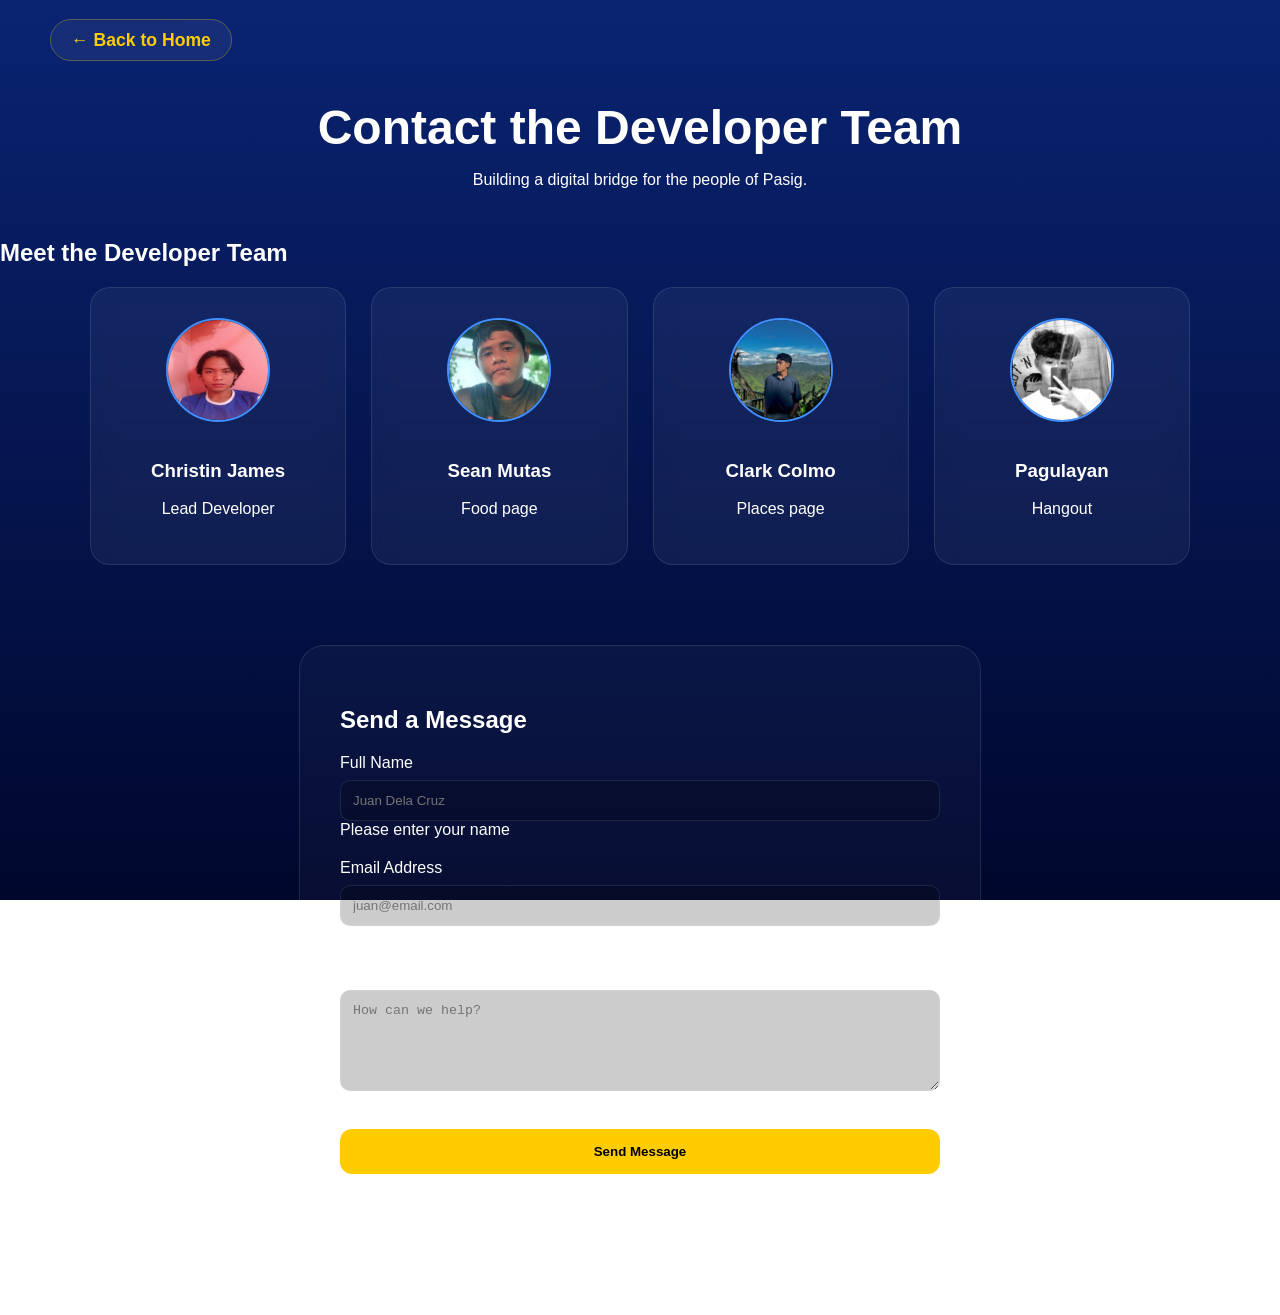
<file: Contact.html>
<!DOCTYPE html>
<html lang="en">
<head>
    <meta charset="UTF-8">
    <meta name="viewport" content="width=device-width, initial-scale=1.0">
    <title>Pasig City | Contact Developers</title>
    <link rel="stylesheet" href="Contact.css">
</head>
<body>

    <div class="back-container">
        <a href="index.html" class="back-btn">← Back to Home</a>
    </div>

    <header class="contact-hero">
        <h1>Contact the Developer Team</h1>
        <p>Building a digital bridge for the people of Pasig.</p>
    </header>

    <main class="content-container">
        <section class="team-section">
            <h2 class="section-title">Meet the Developer Team</h2>
            <div class="team-grid" id="teamGrid">
                </div>
        </section>

        <section class="form-section">
            <div class="glass-form-card" id="formContainer">
                <h2>Send a Message</h2>
                <form id="contactForm" novalidate>
                    <div class="input-group">
                        <label for="userName">Full Name</label>
                        <input type="text" id="userName" placeholder="Juan Dela Cruz" required>
                        <span class="error-msg">Please enter your name</span>
                    </div>
                    <div class="input-group">
                        <label for="userEmail">Email Address</label>
                        <input type="email" id="userEmail" placeholder="juan@email.com" required>
                        <span class="error-msg">Valid email required</span>
                    </div>
                    <div class="input-group">
                        <label for="userMessage">Message</label>
                        <textarea id="userMessage" rows="5" placeholder="How can we help?" required></textarea>
                        <span class="error-msg">Message cannot be empty</span>
                    </div>
                    <button type="submit" class="submit-btn" id="submitBtn">
                        <span class="btn-text">Send Message</span>
                        <div class="loader" id="loader"></div>
                    </button>
                </form>
            </div>
        </section>
    </main>

    <script src="Contact.js"></script>
</body>
</html>
</file>
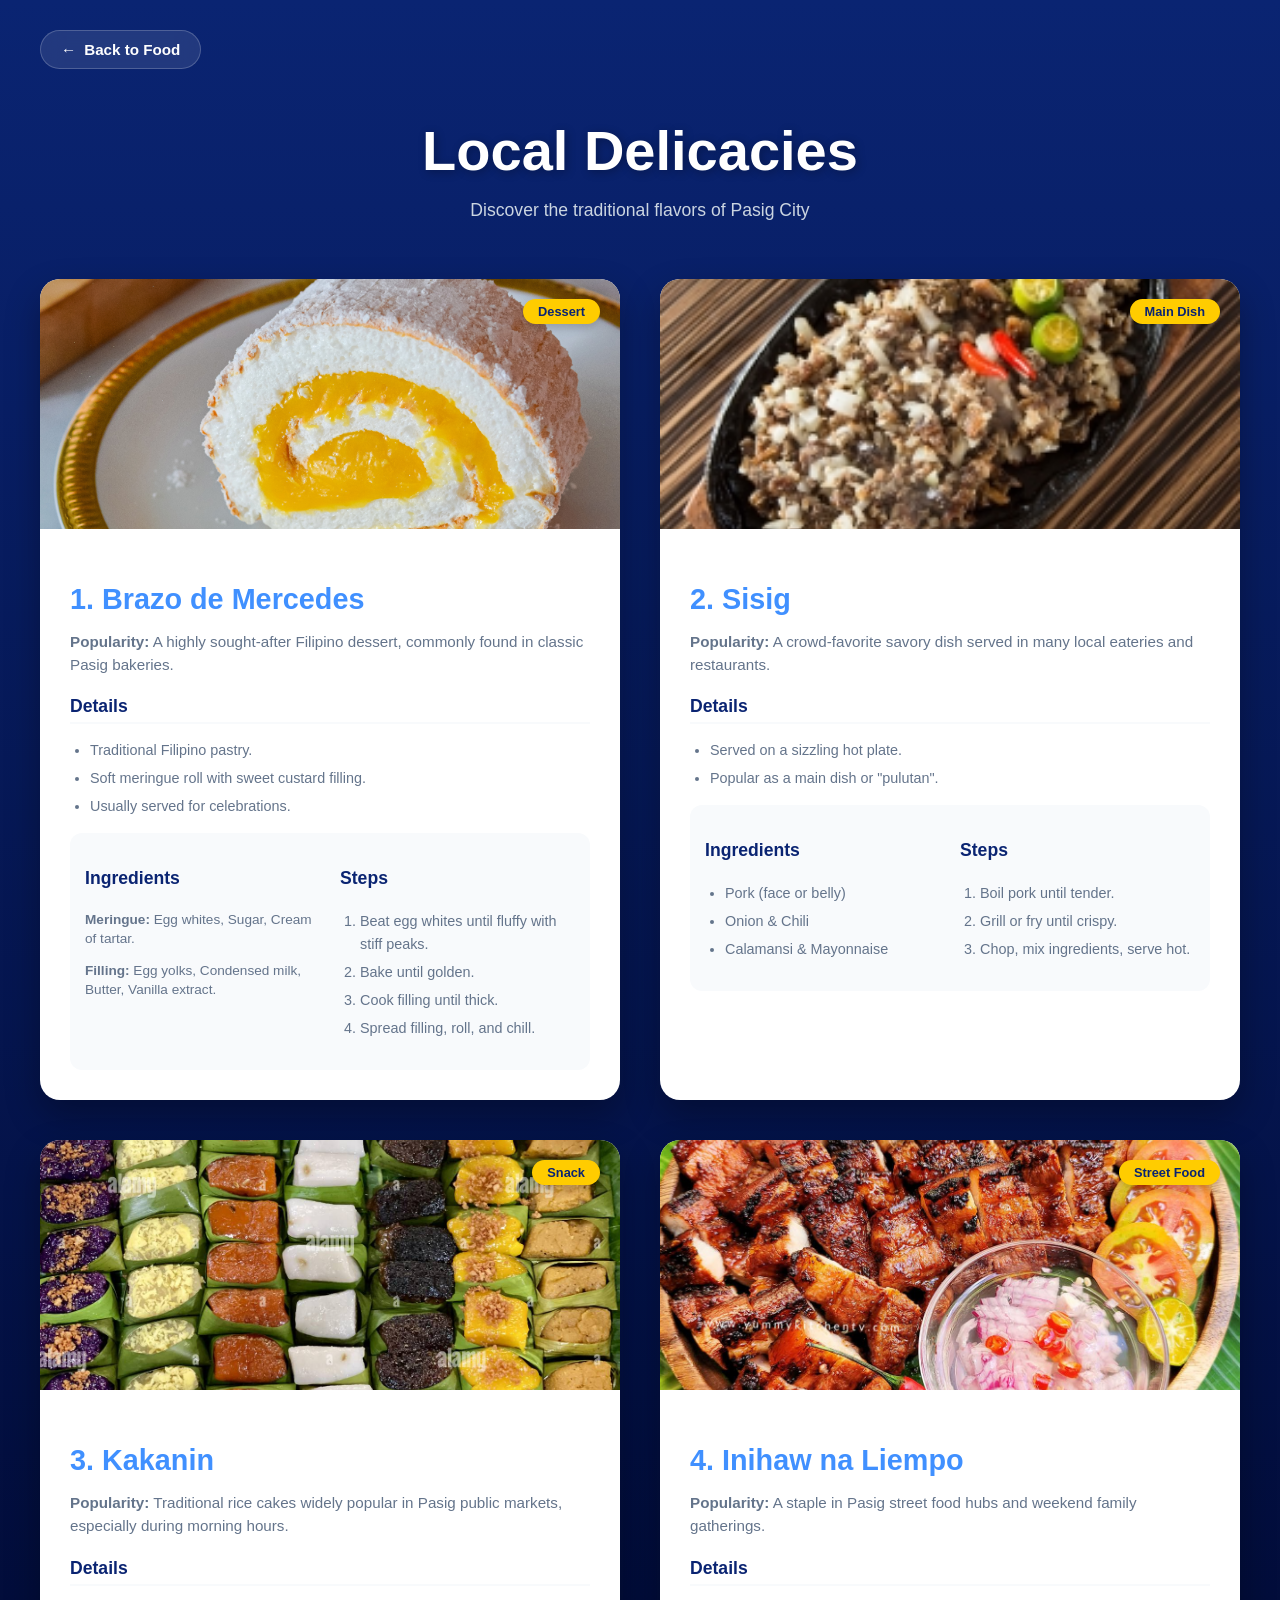
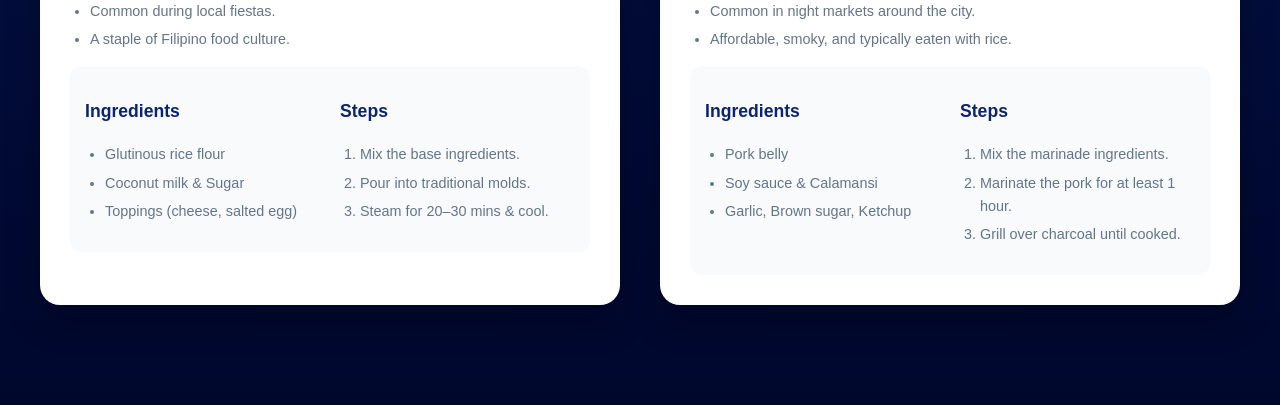
<file: food_content.html>
<!DOCTYPE html>
<html lang="en">
<head>
    <meta charset="UTF-8">
    <meta name="viewport" content="width=device-width, initial-scale=1.0">
    <title>Pasig Delicacies</title>
    <link rel="stylesheet" href="food_content.css">
</head>
<body>

    <a href="main_food_page.html" class="back-btn">
        <span class="arrow">&larr;</span> Back to Food
    </a>

    <header class="page-header">
        <h1 class="title">Local Delicacies</h1>
        <p class="subtitle">Discover the traditional flavors of Pasig City</p>
    </header>

    <section class="content-wrapper">
        <div class="grid">

            <div class="food-card">
                <div class="food-img-wrapper">
                    <img src="brazo.jpg" alt="Brazo de Mercedes">
                    <span class="food-badge">Dessert</span>
                </div>
                
                <div class="food-info">
                    <h2>1. Brazo de Mercedes</h2>
                    <p class="rating"><strong>Popularity:</strong> A highly sought-after Filipino dessert, commonly found in classic Pasig bakeries.</p>
                    
                    <h3>Details</h3>
                    <ul>
                        <li>Traditional Filipino pastry.</li>
                        <li>Soft meringue roll with sweet custard filling.</li>
                        <li>Usually served for celebrations.</li>
                    </ul>

                    <div class="recipe-grid">
                        <div class="ingredients">
                            <h3>Ingredients</h3>
                            <p><strong>Meringue:</strong> Egg whites, Sugar, Cream of tartar.</p>
                            <p><strong>Filling:</strong> Egg yolks, Condensed milk, Butter, Vanilla extract.</p>
                        </div>
                        <div class="steps">
                            <h3>Steps</h3>
                            <ol>
                                <li>Beat egg whites until fluffy with stiff peaks.</li>
                                <li>Bake until golden.</li>
                                <li>Cook filling until thick.</li>
                                <li>Spread filling, roll, and chill.</li>
                            </ol>
                        </div>
                    </div>
                </div>
            </div>

            <div class="food-card">
                <div class="food-img-wrapper">
                    <img src="Sisig.jpg" alt="Sisig">
                    <span class="food-badge">Main Dish</span>
                </div>
                
                <div class="food-info">
                    <h2>2. Sisig</h2>
                    <p class="rating"><strong>Popularity:</strong> A crowd-favorite savory dish served in many local eateries and restaurants.</p>
                    
                    <h3>Details</h3>
                    <ul>
                        <li>Served on a sizzling hot plate.</li>
                        <li>Popular as a main dish or "pulutan".</li>
                    </ul>

                    <div class="recipe-grid">
                        <div class="ingredients">
                            <h3>Ingredients</h3>
                            <ul>
                                <li>Pork (face or belly)</li>
                                <li>Onion & Chili</li>
                                <li>Calamansi & Mayonnaise</li>
                            </ul>
                        </div>
                        <div class="steps">
                            <h3>Steps</h3>
                            <ol>
                                <li>Boil pork until tender.</li>
                                <li>Grill or fry until crispy.</li>
                                <li>Chop, mix ingredients, serve hot.</li>
                            </ol>
                        </div>
                    </div>
                </div>
            </div>

            <div class="food-card">
                <div class="food-img-wrapper">
                    <img src="kakanin.jpg" alt="Kakanin">
                    <span class="food-badge">Snack</span>
                </div>
                
                <div class="food-info">
                    <h2>3. Kakanin</h2>
                    <p class="rating"><strong>Popularity:</strong> Traditional rice cakes widely popular in Pasig public markets, especially during morning hours.</p>
                    
                    <h3>Details</h3>
                    <ul>
                        <li>Common during local fiestas.</li>
                        <li>A staple of Filipino food culture.</li>
                    </ul>

                    <div class="recipe-grid">
                        <div class="ingredients">
                            <h3>Ingredients</h3>
                            <ul>
                                <li>Glutinous rice flour</li>
                                <li>Coconut milk & Sugar</li>
                                <li>Toppings (cheese, salted egg)</li>
                            </ul>
                        </div>
                        <div class="steps">
                            <h3>Steps</h3>
                            <ol>
                                <li>Mix the base ingredients.</li>
                                <li>Pour into traditional molds.</li>
                                <li>Steam for 20–30 mins & cool.</li>
                            </ol>
                        </div>
                    </div>
                </div>
            </div>

            <div class="food-card">
                <div class="food-img-wrapper">
                    <img src="inihaw.jpg" alt="Inihaw na Liempo">
                    <span class="food-badge">Street Food</span>
                </div>
                
                <div class="food-info">
                    <h2>4. Inihaw na Liempo</h2>
                    <p class="rating"><strong>Popularity:</strong> A staple in Pasig street food hubs and weekend family gatherings.</p>
                    
                    <h3>Details</h3>
                    <ul>
                        <li>Common in night markets around the city.</li>
                        <li>Affordable, smoky, and typically eaten with rice.</li>
                    </ul>

                    <div class="recipe-grid">
                        <div class="ingredients">
                            <h3>Ingredients</h3>
                            <ul>
                                <li>Pork belly</li>
                                <li>Soy sauce & Calamansi</li>
                                <li>Garlic, Brown sugar, Ketchup</li>
                            </ul>
                        </div>
                        <div class="steps">
                            <h3>Steps</h3>
                            <ol>
                                <li>Mix the marinade ingredients.</li>
                                <li>Marinate the pork for at least 1 hour.</li>
                                <li>Grill over charcoal until cooked.</li>
                            </ol>
                        </div>
                    </div>
                </div>
            </div>

        </div>
    </section>

</body>
</html>
</file>
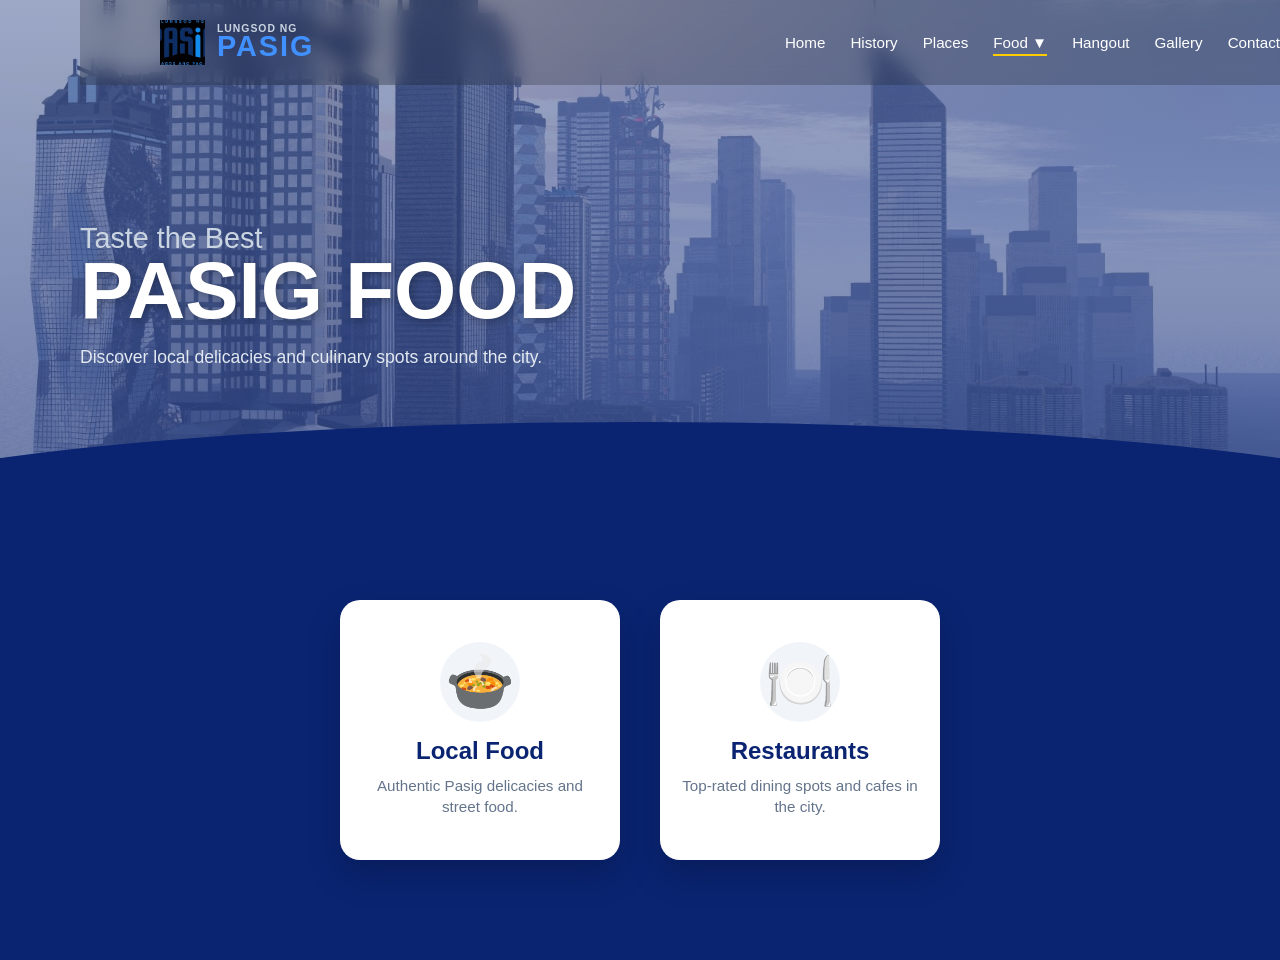
<file: main_food_page.html>
<!DOCTYPE html>
<html lang="en">
<head>
    <meta charset="UTF-8">
    <meta name="viewport" content="width=device-width, initial-scale=1.0">
    <title>Pasig Food</title>
    <link rel="stylesheet" href="food_page.css">
</head>
<body>

    <header class="hero">
        <nav>
            <div class="logo">
                <img src="logo pasig.jpg" alt="Pasig logo">
                <div class="logo-text">
                    <span class="logo-top">LUNGSOD NG</span>
                    <span class="logo-main">PASIG</span>
                </div>
            </div>
            <ul>
                <li><a href="index.html">Home</a></li>
                <li><a href="HistoryPage.html">History</a></li>
                <li><a href="Places.html">Places</a></li>
                
                <li class="dropdown">
                    <a href="#foodSection" class="active dropbtn">Food ▼</a>
                    <div class="dropdown-content">
                        <a href="food_content.html">Local Delicacies</a>
                        <a href="restaurant_content.html">Restaurants</a>
                    </div>
                </li>
                
                <li><a href="hangout.html">Hangout</a></li>
                <li><a href="Gallery.html">Gallery</a></li>
                <li><a href="Contact.html">Contact</a></li>
            </ul>
        </nav>

        <div class="hero-text">
            <h2>Taste the Best</h2>
            <h1>PASIG FOOD</h1>
            <p>Discover local delicacies and culinary spots around the city.</p>
        </div>
        
        <div class="wave-overlay"></div>
    </header>

    <section class="main-content">
        <div class="container">
            <a href="food_content.html" class="card-link">
                <div class="card" id="foodSection">
                    <div class="card-icon">🍲</div>
                    <h2>Local Food</h2>
                    <p>Authentic Pasig delicacies and street food.</p>
                </div>
            </a>

            <a href="restaurant_content.html" class="card-link">
                <div class="card" id="restaurantSection2">
                    <div class="card-icon">🍽️</div>
                    <h2>Restaurants</h2>
                    <p>Top-rated dining spots and cafes in the city.</p>
                </div>
            </a>
        </div>
    </section>

    <script src="food_page.js"></script>
</body>
</html>
</file>
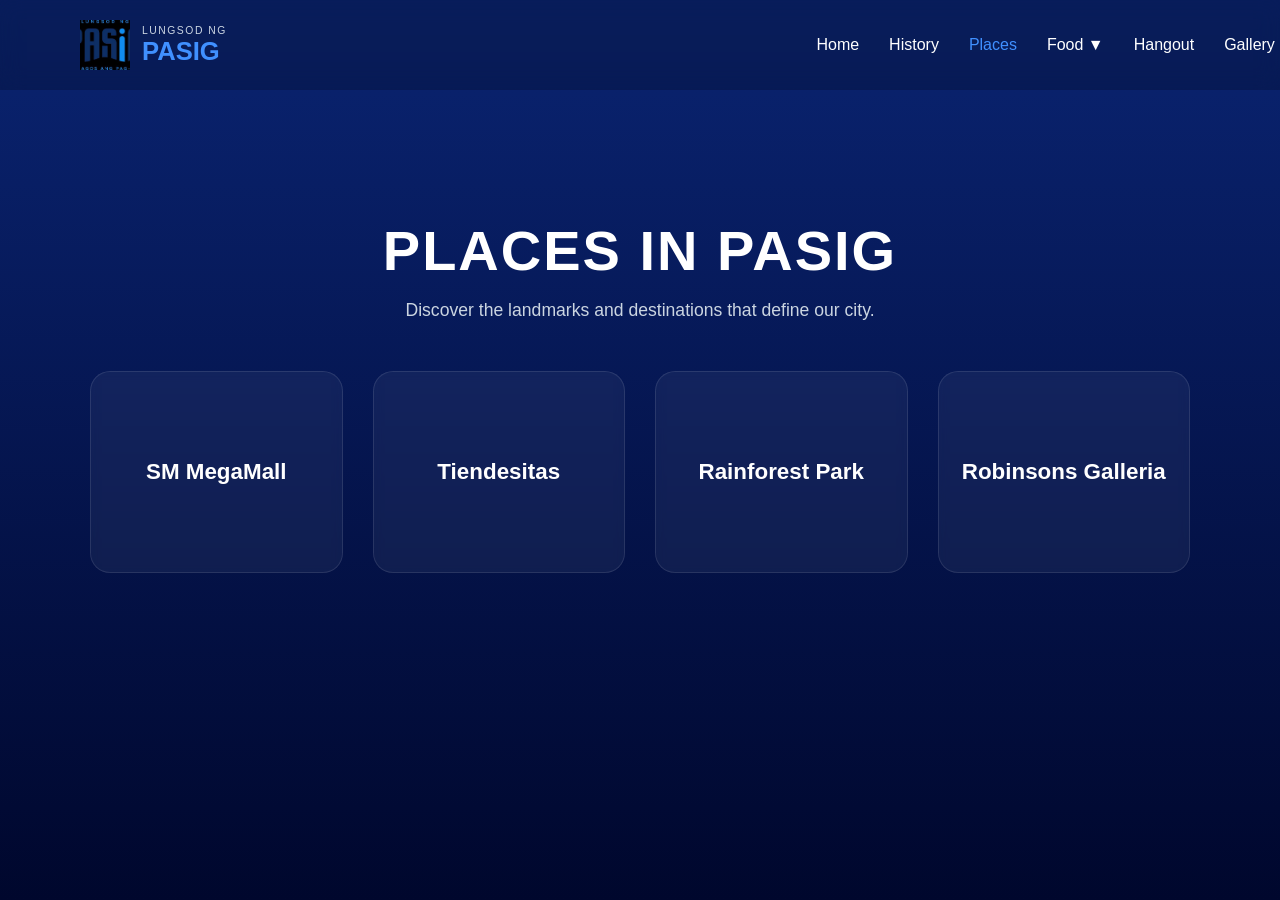
<file: Places.html>
<!DOCTYPE html>
<html lang="en">
<head>
    <meta charset="UTF-8">
    <meta name="viewport" content="width=device-width, initial-scale=1.0">
    <title>Pasig City | Places to Visit</title>
    <link rel="stylesheet" href="Places.css">
</head>
<body>
    
    <nav>
        <div class="logo">
            <img src="logo pasig.jpg" alt="Pasig logo">
            <div class="logo-text">
                <span class="logo-top">LUNGSOD NG</span>
                <span class="logo-main">PASIG</span>
            </div>
        </div>
        <ul>
            <li><a href="index.html">Home</a></li>
            <li><a href="history.html">History</a></li>
            <li><a href="Places.html" class="active">Places</a></li>
            <li class="dropdown">
                <a href="main_food_page.html" class="dropbtn">Food ▼</a>
                <div class="dropdown-content">
                    <a href="food_content.html">Local Delicacies</a>
                    <a href="restaurant_content.html">Restaurants</a>
                </div>
            </li>
            <li><a href="hangout.html">Hangout</a></li>
            <li><a href="Gallery.html">Gallery</a></li>
            <li><a href="Contact.html">Contact</a></li>
        </ul>
    </nav>

    <header class="places-hero">
        <h1>PLACES IN PASIG</h1>
        <p>Discover the landmarks and destinations that define our city.</p>
    </header>

    <div class="container">
        <a href="sm.html" class="place-card">
            <div class="box">SM MegaMall</div>
        </a>
        <a href="Tiendesitas.html" class="place-card">
            <div class="box">Tiendesitas</div>
        </a>
        <a href="Rainforest Park.html" class="place-card">
            <div class="box">Rainforest Park</div>
        </a>
        <a href="Robinsons Galleria.html" class="place-card">
            <div class="box">Robinsons Galleria</div>
        </a>
    </div>

</body>
</html>
</file>
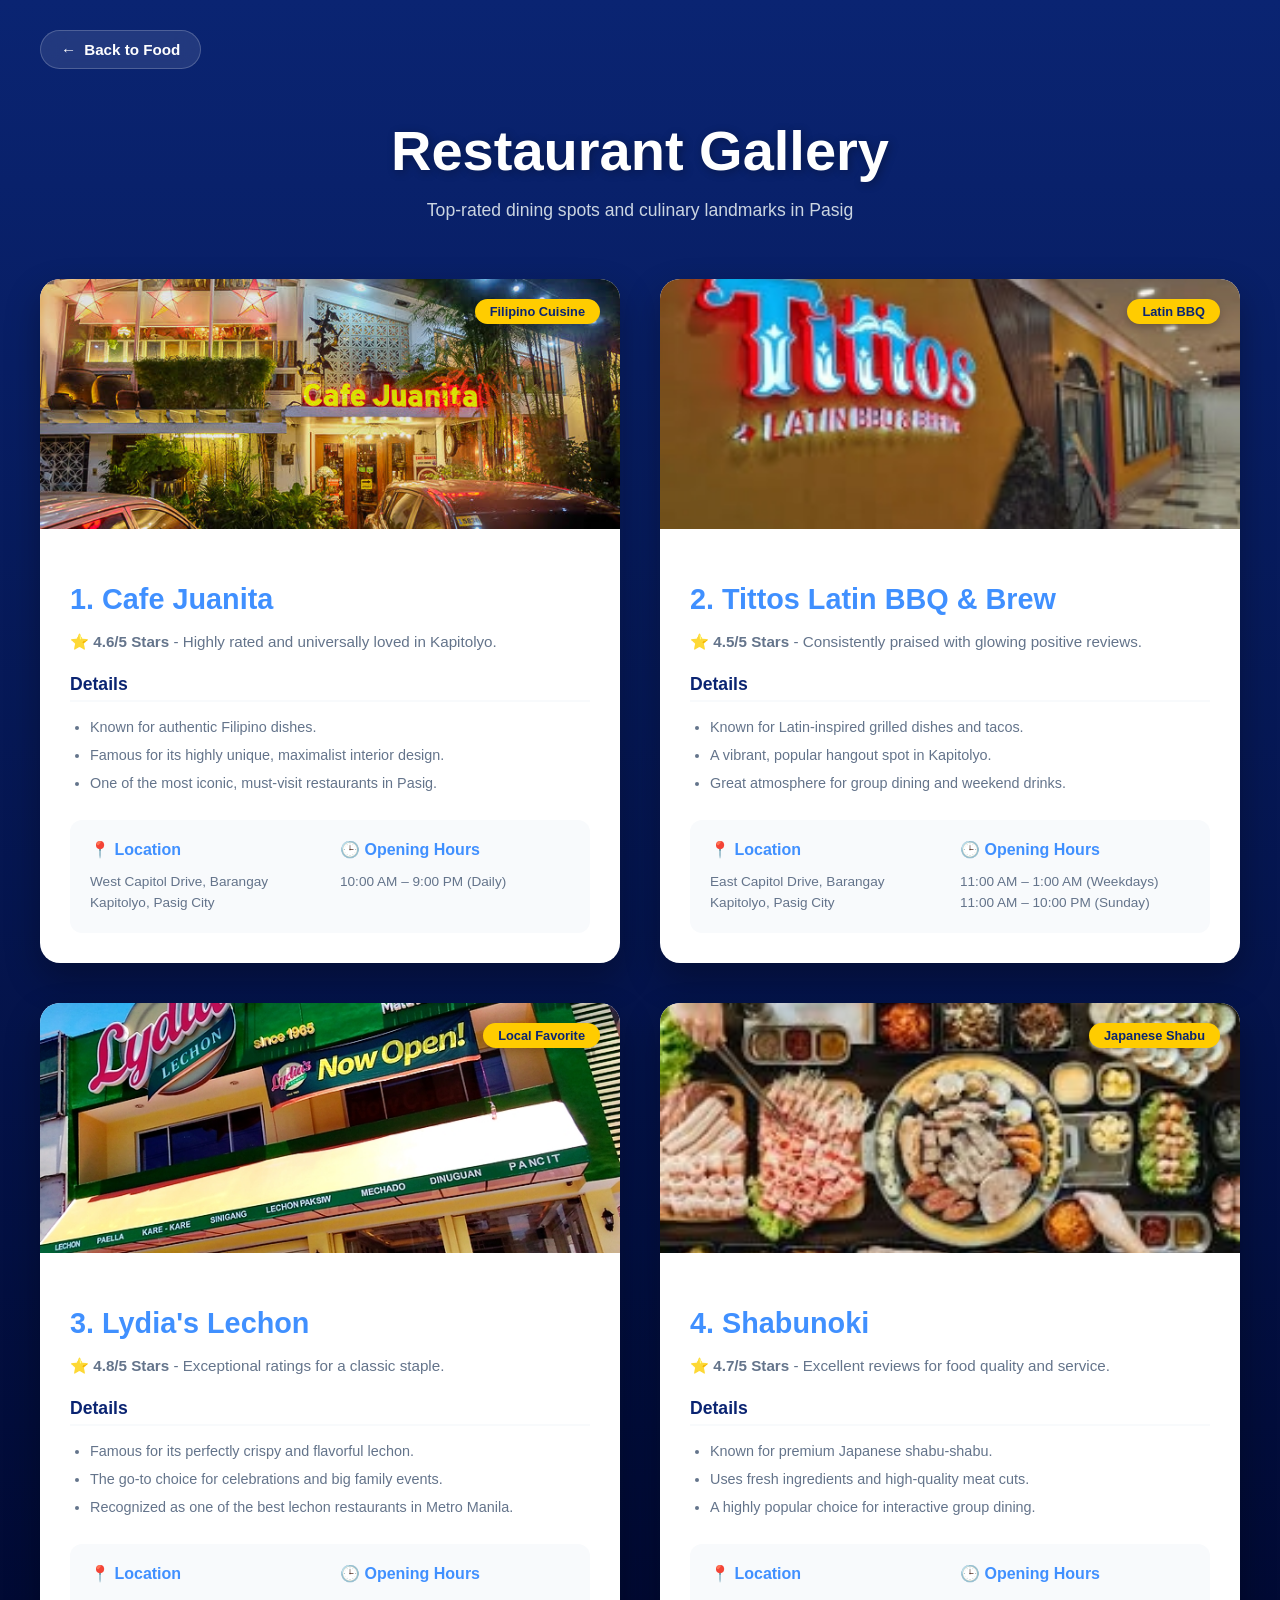
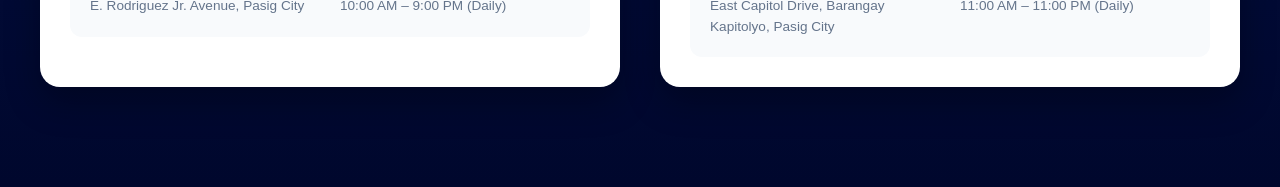
<file: restaurant_content.html>
<!DOCTYPE html>
<html lang="en">
<head>
    <meta charset="UTF-8">
    <meta name="viewport" content="width=device-width, initial-scale=1.0">
    <title>Pasig Restaurants</title>
    <link rel="stylesheet" href="restaurant_content.css">
</head>
<body>

    <a href="main_food_page.html" class="back-btn">
        <span class="arrow">&larr;</span> Back to Food
    </a>

    <header class="page-header">
        <h1 class="title">Restaurant Gallery</h1>
        <p class="subtitle">Top-rated dining spots and culinary landmarks in Pasig</p>
    </header>

    <section class="content-wrapper">
        <div class="grid">

            <div class="restaurant-card">
                <div class="restaurant-img-wrapper">
                    <img src="cafe.jpg" alt="Cafe Juanita">
                    <span class="restaurant-badge">Filipino Cuisine</span>
                </div>
                
                <div class="restaurant-info">
                    <h2>1. Cafe Juanita</h2>
                    <p class="rating"><strong>⭐ 4.6/5 Stars</strong> - Highly rated and universally loved in Kapitolyo.</p>
                    
                    <h3>Details</h3>
                    <ul>
                        <li>Known for authentic Filipino dishes.</li>
                        <li>Famous for its highly unique, maximalist interior design.</li>
                        <li>One of the most iconic, must-visit restaurants in Pasig.</li>
                    </ul>

                    <div class="info-grid">
                        <div class="location-box">
                            <h3>📍 Location</h3>
                            <p>West Capitol Drive, Barangay Kapitolyo, Pasig City</p>
                        </div>
                        <div class="hours-box">
                            <h3>🕒 Opening Hours</h3>
                            <p>10:00 AM – 9:00 PM (Daily)</p>
                        </div>
                    </div>
                </div>
            </div>

            <div class="restaurant-card">
                <div class="restaurant-img-wrapper">
                    <img src="Tittos.jpg" alt="Tittos Latin BBQ & Brew">
                    <span class="restaurant-badge">Latin BBQ</span>
                </div>
                
                <div class="restaurant-info">
                    <h2>2. Tittos Latin BBQ & Brew</h2>
                    <p class="rating"><strong>⭐ 4.5/5 Stars</strong> - Consistently praised with glowing positive reviews.</p>
                    
                    <h3>Details</h3>
                    <ul>
                        <li>Known for Latin-inspired grilled dishes and tacos.</li>
                        <li>A vibrant, popular hangout spot in Kapitolyo.</li>
                        <li>Great atmosphere for group dining and weekend drinks.</li>
                    </ul>

                    <div class="info-grid">
                        <div class="location-box">
                            <h3>📍 Location</h3>
                            <p>East Capitol Drive, Barangay Kapitolyo, Pasig City</p>
                        </div>
                        <div class="hours-box">
                            <h3>🕒 Opening Hours</h3>
                            <p>11:00 AM – 1:00 AM (Weekdays)<br>11:00 AM – 10:00 PM (Sunday)</p>
                        </div>
                    </div>
                </div>
            </div>

            <div class="restaurant-card">
                <div class="restaurant-img-wrapper">
                    <img src="lydia.jpg" alt="Lydia's Lechon">
                    <span class="restaurant-badge">Local Favorite</span>
                </div>
                
                <div class="restaurant-info">
                    <h2>3. Lydia's Lechon</h2>
                    <p class="rating"><strong>⭐ 4.8/5 Stars</strong> - Exceptional ratings for a classic staple.</p>
                    
                    <h3>Details</h3>
                    <ul>
                        <li>Famous for its perfectly crispy and flavorful lechon.</li>
                        <li>The go-to choice for celebrations and big family events.</li>
                        <li>Recognized as one of the best lechon restaurants in Metro Manila.</li>
                    </ul>

                    <div class="info-grid">
                        <div class="location-box">
                            <h3>📍 Location</h3>
                            <p>E. Rodriguez Jr. Avenue, Pasig City</p>
                        </div>
                        <div class="hours-box">
                            <h3>🕒 Opening Hours</h3>
                            <p>10:00 AM – 9:00 PM (Daily)</p>
                        </div>
                    </div>
                </div>
            </div>

            <div class="restaurant-card">
                <div class="restaurant-img-wrapper">
                    <img src="shabunuki.jpg" alt="Shabunoki">
                    <span class="restaurant-badge">Japanese Shabu</span>
                </div>
                
                <div class="restaurant-info">
                    <h2>4. Shabunoki</h2>
                    <p class="rating"><strong>⭐ 4.7/5 Stars</strong> - Excellent reviews for food quality and service.</p>
                    
                    <h3>Details</h3>
                    <ul>
                        <li>Known for premium Japanese shabu-shabu.</li>
                        <li>Uses fresh ingredients and high-quality meat cuts.</li>
                        <li>A highly popular choice for interactive group dining.</li>
                    </ul>

                    <div class="info-grid">
                        <div class="location-box">
                            <h3>📍 Location</h3>
                            <p>East Capitol Drive, Barangay Kapitolyo, Pasig City</p>
                        </div>
                        <div class="hours-box">
                            <h3>🕒 Opening Hours</h3>
                            <p>11:00 AM – 11:00 PM (Daily)</p>
                        </div>
                    </div>
                </div>
            </div>

        </div>
    </section>

</body>
</html>
</file>
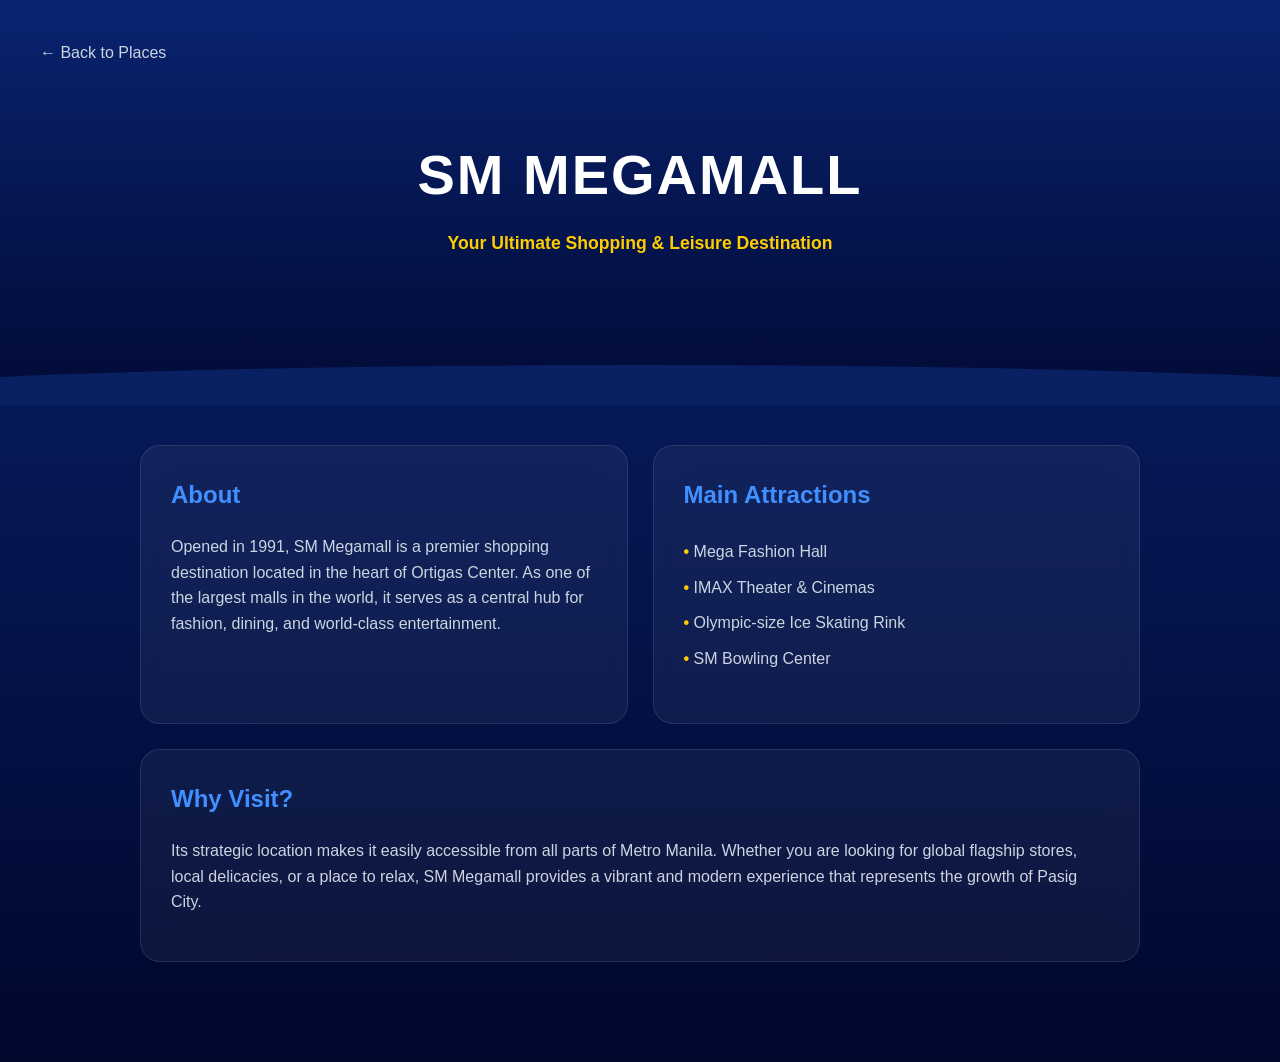
<file: sm.html>
<!DOCTYPE html>
<html lang="en">
<head>
    <meta charset="UTF-8">
    <meta name="viewport" content="width=device-width, initial-scale=1.0">
    <title>Pasig City | SM Megamall</title>
    <link rel="stylesheet" href="sm.css">
</head>
<body>

    <header class="place-hero">
        <a href="index.html" class="back-link">← Back to Places</a>
        <div class="hero-content">
            <h1>SM MEGAMALL</h1>
            <p class="tagline">Your Ultimate Shopping & Leisure Destination</p>
        </div>
        <div class="hero-divider"></div>
    </header>

    <main class="container">
        <div class="glass-card">
            <h2>About</h2>
            <p>
                Opened in 1991, SM Megamall is a premier shopping destination located in the heart of Ortigas Center. 
                As one of the largest malls in the world, it serves as a central hub for fashion, dining, and world-class entertainment.
            </p>
        </div>

        <div class="glass-card">
            <h2>Main Attractions</h2>
            <ul class="list">
                <li>Mega Fashion Hall</li>
                <li>IMAX Theater & Cinemas</li>
                <li>Olympic-size Ice Skating Rink</li>
                <li>SM Bowling Center</li>
            </ul>
        </div>

        <div class="glass-card wide">
            <h2>Why Visit?</h2>
            <p>
                Its strategic location makes it easily accessible from all parts of Metro Manila. 
                Whether you are looking for global flagship stores, local delicacies, or a place to relax, 
                SM Megamall provides a vibrant and modern experience that represents the growth of Pasig City.
            </p>
        </div>
    </main>

</body>
</html>
</file>
<file: Contact.css>
:root {
    --brand-blue: #4090ff;
    --deep-navy: #0a2472;
    --accent-gold: #ffcc00;
    --white: #ffffff;
    --text-gray: #cbd5e1;
}

body {
    background: linear-gradient(180deg, var(--deep-navy) 0%, #00072d 100%);
    background-attachment: fixed;
    color: var(--white);
    margin: 0;
    font-family: 'Segoe UI', sans-serif;
}

/* --- BACK BUTTON STYLE --- */
.back-container {
    padding: 30px 50px;
    position: absolute;
    top: 0;
    left: 0;
}

.back-btn {
    text-decoration: none;
    color: var(--accent-gold);
    font-weight: 600;
    font-size: 1.1rem;
    padding: 10px 20px;
    border: 1px solid rgba(255, 204, 0, 0.3);
    border-radius: 30px;
    background: rgba(255, 255, 255, 0.05);
    backdrop-filter: blur(10px);
    transition: 0.3s;
}

.back-btn:hover {
    background: var(--accent-gold);
    color: #000;
    border-color: var(--accent-gold);
}

/* --- HERO --- */
.contact-hero {
    padding-top: 100px; /* Reduced since nav is gone */
    text-align: center;
    margin-bottom: 50px;
}

.contact-hero h1 { font-size: 3rem; margin: 0; }

/* --- TEAM GRID --- */
.team-grid {
    display: grid;
    grid-template-columns: repeat(auto-fit, minmax(220px, 1fr));
    gap: 25px;
    max-width: 1100px;
    margin: 0 auto 80px;
    padding: 0 20px;
}

.team-card {
    background: rgba(255, 255, 255, 0.05);
    border: 1px solid rgba(255, 255, 255, 0.1);
    border-radius: 20px;
    padding: 30px;
    backdrop-filter: blur(10px);
    text-align: center;
    transition: 0.3s;
}

.team-card:hover { border-color: var(--brand-blue); transform: translateY(-5px); }
.team-card img { width: 100px; height: 100px; border-radius: 50%; border: 2px solid var(--brand-blue); margin-bottom: 15px; }

/* --- GLASS FORM --- */
.glass-form-card {
    max-width: 600px; margin: 0 auto 100px; padding: 40px;
    background: rgba(255, 255, 255, 0.03);
    border: 1px solid rgba(255, 255, 255, 0.1);
    border-radius: 25px;
}

.input-group { margin-bottom: 20px; display: flex; flex-direction: column; }
.input-group input, .input-group textarea {
    background: rgba(0,0,0,0.2); border: 1px solid rgba(255,255,255,0.1);
    padding: 12px; border-radius: 10px; color: white; margin-top: 8px;
}

.submit-btn {
    width: 100%; padding: 15px; border-radius: 12px; border: none;
    background: var(--accent-gold); font-weight: bold; cursor: pointer;
}
</file>
<file: food_content.css>
/* --- Global Variables --- */
:root {
    --brand-blue: #4090ff;
    --deep-navy: #0a2472;
    --accent-gold: #ffcc00;
    --text-gray: #64748b;
    --white: #ffffff;
    --light-bg: #f8fafc;
}

body {
    margin: 0;
    font-family: 'Segoe UI', Tahoma, Geneva, Verdana, sans-serif;
    background: linear-gradient(180deg, var(--deep-navy) 0%, #00072d 100%);
    color: var(--white);
    min-height: 100vh;
}

/* --- Back Button --- */
.back-btn {
    position: fixed;
    top: 30px;
    left: 40px;
    background: rgba(255, 255, 255, 0.1);
    color: var(--white);
    padding: 10px 20px;
    border-radius: 30px;
    text-decoration: none;
    backdrop-filter: blur(10px);
    border: 1px solid rgba(255, 255, 255, 0.2);
    font-weight: 600;
    font-size: 0.95rem;
    transition: all 0.3s ease;
    z-index: 100;
    display: flex;
    align-items: center;
    gap: 8px;
}

.back-btn:hover {
    background: var(--accent-gold);
    color: var(--deep-navy);
    transform: translateX(-5px); /* Slides slightly left to indicate "back" */
    border-color: var(--accent-gold);
}

/* --- Page Header --- */
.page-header {
    text-align: center;
    padding: 80px 20px 40px;
}

.title {
    color: var(--white);
    font-size: 3.5rem;
    font-weight: 800;
    margin-bottom: 10px;
    text-shadow: 2px 2px 10px rgba(0,0,0,0.3);
}

.subtitle {
    color: #cbd5e1;
    font-size: 1.1rem;
}

/* --- Grid Layout --- */
.content-wrapper {
    max-width: 1200px;
    margin: 0 auto;
    padding: 0 40px 100px;
}

.grid {
    display: grid;
    /* Automatically creates 2 columns on large screens, 1 on small screens */
    grid-template-columns: repeat(auto-fit, minmax(450px, 1fr));
    gap: 40px;
}

/* --- Food Cards --- */
.food-card {
    background: var(--white);
    border-radius: 20px;
    overflow: hidden;
    color: var(--deep-navy);
    box-shadow: 0 15px 35px rgba(0,0,0,0.3);
    transition: transform 0.3s ease, box-shadow 0.3s ease;
    display: flex;
    flex-direction: column;
}

.food-card:hover {
    transform: translateY(-10px);
    box-shadow: 0 25px 50px rgba(64, 144, 255, 0.2);
}

/* Images Handling */
.food-img-wrapper {
    position: relative;
    width: 100%;
    height: 250px;
    overflow: hidden;
}

.food-img-wrapper img {
    width: 100%;
    height: 100%;
    object-fit: cover;
    transition: transform 0.5s ease;
}

.food-card:hover .food-img-wrapper img {
    transform: scale(1.08);
}

/* Small Tag on the image */
.food-badge {
    position: absolute;
    top: 20px;
    right: 20px;
    background: var(--accent-gold);
    color: var(--deep-navy);
    padding: 5px 15px;
    border-radius: 20px;
    font-size: 0.8rem;
    font-weight: bold;
    box-shadow: 0 4px 10px rgba(0,0,0,0.2);
}

/* --- Text & Content Inside Card --- */
.food-info {
    padding: 30px;
    flex-grow: 1;
}

.food-info h2 {
    color: var(--brand-blue);
    font-size: 1.8rem;
    margin-bottom: 15px;
}

.rating {
    font-size: 0.95rem;
    color: var(--text-gray);
    margin-bottom: 20px;
    line-height: 1.5;
}

.food-info h3 {
    font-size: 1.1rem;
    color: var(--deep-navy);
    margin: 20px 0 10px;
    border-bottom: 2px solid var(--light-bg);
    padding-bottom: 5px;
}

.food-info ul, .food-info ol {
    padding-left: 20px;
    color: var(--text-gray);
    font-size: 0.9rem;
    line-height: 1.6;
}

.food-info li {
    margin-bottom: 5px;
}

/* Side-by-Side Recipe Layout inside the card */
.recipe-grid {
    display: grid;
    grid-template-columns: 1fr 1fr;
    gap: 20px;
    margin-top: 15px;
    background: var(--light-bg);
    padding: 15px;
    border-radius: 12px;
}

.recipe-grid p {
    font-size: 0.85rem;
    color: var(--text-gray);
    margin-bottom: 8px;
    line-height: 1.4;
}
</file>
<file: food_page.css>
/* --- Global Variables & Resets --- */
:root {
  --brand-blue: #4090ff;
  --deep-navy: #0a2472;
  --accent-gold: #ffcc00;
  --text-gray: #64748b;
  --white: #ffffff;
}

* {
  margin: 0;
  padding: 0;
  box-sizing: border-box;
  font-family: "Segoe UI", Tahoma, Geneva, Verdana, sans-serif;
}

html {
  scroll-behavior: smooth;
}

body {
  background: linear-gradient(180deg, var(--deep-navy) 0%, #00072d 100%);
  color: var(--white);
}

/* --- Navigation (Standardized) --- */
nav {
  display: flex;
  justify-content: space-between;
  align-items: center;
  padding: 20px 80px;
  background: rgba(0, 0, 0, 0.2);
  backdrop-filter: blur(10px);
  position: fixed;
  top: 0;
  width: 100%;
  z-index: 1000;
}

.logo {
  display: flex;
  align-items: center;
  gap: 12px;
  cursor: pointer;
  transition: transform 0.3s ease;
}

.logo img {
  height: 45px;
  width: auto;
  object-fit: contain;
}

.logo-top {
  font-size: 0.65rem;
  display: block;
  color: #cbd5e1;
  font-weight: 600;
  letter-spacing: 1px;
  margin-bottom: -4px;
}

.logo-main {
  font-size: 1.8rem;
  font-weight: 800;
  color: var(--brand-blue);
  letter-spacing: 2px;
}

.logo:hover {
  transform: scale(1.02);
}
.logo:hover .logo-main {
  color: var(--white);
  transition: 0.3s ease;
}

nav ul {
  display: flex;
  list-style: none;
  gap: 25px;
  align-items: center;
}

nav ul li a {
  text-decoration: none;
  color: var(--white);
  font-size: 0.95rem;
  font-weight: 500;
  position: relative;
  padding: 5px 0;
  transition: color 0.3s ease;
}

nav ul li a:hover,
.dropdown:hover .dropbtn {
  color: var(--accent-gold);
}

/* Nav Link Hover Underline */
nav ul li a::after {
  content: "";
  position: absolute;
  width: 0;
  height: 2px;
  bottom: 0;
  left: 0;
  background-color: var(--accent-gold);
  transition: width 0.3s ease;
}

nav ul li a:hover::after {
  width: 100%;
}
nav ul li a.active::after {
  width: 100%;
}

.nav-contact {
  background: var(--accent-gold);
  border: none;
  padding: 10px 25px;
  border-radius: 20px;
  font-weight: bold;
  cursor: pointer;
  transition: all 0.3s ease;
}

.nav-contact:hover {
  background: #e6b800;
  transform: translateY(-2px);
  box-shadow: 0 6px 20px rgba(255, 204, 0, 0.4);
}

/* --- Dropdown Fix --- */
.dropdown {
  position: relative;
  display: inline-block;
}

.dropdown-content {
  display: none;
  position: absolute;
  background-color: var(--white);
  min-width: 160px;
  box-shadow: 0px 8px 16px rgba(0, 0, 0, 0.2);
  border-radius: 10px;
  top: 100%;
  left: 0;
  overflow: hidden;
  z-index: 1001;
}

.dropdown-content a {
  color: var(--deep-navy);
  padding: 12px 16px;
  text-decoration: none;
  display: block;
  font-weight: 600;
}

.dropdown-content a::after {
  display: none; /* Removes underline inside dropdown */
}

.dropdown-content a:hover {
  background-color: #f1f5f9;
  color: var(--brand-blue);
}

.dropdown:hover .dropdown-content {
  display: block;
}

/* --- Hero Section --- */
.hero {
  position: relative;
  height: 60vh;
  background:
    linear-gradient(rgba(10, 36, 114, 0.4), rgba(10, 36, 114, 0.6)),
    url("buildings.jpg") no-repeat center center/cover;
  display: flex;
  flex-direction: column;
  justify-content: center;
  padding-left: 80px;
  overflow: hidden;
}

.hero-text {
  z-index: 5;
  margin-top: 50px;
}

.hero-text h2 {
  font-size: 1.8rem;
  font-weight: 400;
  color: #cbd5e1;
  margin-bottom: -10px;
}

.hero-text h1 {
  font-size: 5rem;
  font-weight: 800;
  color: var(--white);
  text-shadow: 2px 2px 10px rgba(0, 0, 0, 0.3);
}

.hero-text p {
  font-size: 1.1rem;
  color: #e2e8f0;
  margin-top: 10px;
}

/* --- The Blue Wave Overlay --- */
.wave-overlay {
  position: absolute;
  bottom: -2px;
  left: 0;
  width: 100%;
  height: 150px;
  background: var(--deep-navy);
  clip-path: ellipse(70% 80% at 50% 100%);
  z-index: 2;
}

/* --- Main Content & Inline Cards --- */
.main-content {
  background: var(--deep-navy);
  padding: 60px 80px 100px;
}

.container {
  display: flex;
  justify-content: center;
  align-items: center;
  gap: 40px;
  position: relative;
  z-index: 10;
}

.card-link {
  text-decoration: none;
}

/* Clean, Format-Free Cards */
.card {
  width: 280px;
  background: var(--white);
  border-radius: 20px;
  text-align: center;
  padding: 40px 20px;
  box-shadow: 0 15px 35px rgba(0, 0, 0, 0.2);
  transition: all 0.3s ease;
  display: flex;
  flex-direction: column;
  align-items: center;
  border: 2px solid transparent;
}

.card-icon {
  font-size: 3.5rem;
  margin-bottom: 15px;
  background: #f1f5f9;
  width: 80px;
  height: 80px;
  display: flex;
  align-items: center;
  justify-content: center;
  border-radius: 50%;
}

.card h2 {
  color: var(--deep-navy);
  font-size: 1.5rem;
  margin-bottom: 10px;
}

.card p {
  color: var(--text-gray);
  font-size: 0.95rem;
  line-height: 1.4;
}

/* Hover Effect replaces the old water gif */
.card:hover {
  transform: translateY(-10px);
  border-color: var(--brand-blue);
  box-shadow: 0 20px 40px rgba(64, 144, 255, 0.2);
}

.card:hover .card-icon {
  background: var(--brand-blue);
  transform: scale(1.1);
  transition: 0.3s;
}
</file>
<file: Places.css>
:root {
    --brand-blue: #4090ff;
    --deep-navy: #0a2472;
    --white: #ffffff;
    --text-gray: #cbd5e1;
}

body {
    background: linear-gradient(180deg, var(--deep-navy) 0%, #00072d 100%);
    background-attachment: fixed;
    margin: 0;
    padding: 0;
    font-family: 'Segoe UI', Arial, sans-serif;
    color: var(--white);
    min-height: 100vh;
}

/* --- NAVIGATION (Unified Format) --- */
nav {
    display: flex;
    justify-content: space-between;
    align-items: center;
    padding: 20px 80px;
    background: rgba(0, 0, 0, 0.2);
    backdrop-filter: blur(10px);
    position: fixed;
    top: 0;
    width: 100%;
    z-index: 1000;
}

.logo { display: flex; align-items: center; gap: 12px; }
.logo img { height: 50px; }
.logo-text { display: flex; flex-direction: column; line-height: 1.1; }
.logo-top { font-size: 0.65rem; color: var(--text-gray); letter-spacing: 1.5px; }
.logo-main { font-size: 1.6rem; font-weight: 800; color: var(--brand-blue); }

nav ul { display: flex; list-style: none; gap: 30px; margin: 0; }
nav ul li a { text-decoration: none; color: var(--white); font-weight: 500; transition: 0.3s; }
nav ul li a:hover, nav ul li a.active { color: var(--brand-blue); }


/* --- HERO SECTION --- */
.places-hero {
    padding-top: 180px;
    text-align: center;
    margin-bottom: 50px;
}

.places-hero h1 { font-size: 3.5rem; letter-spacing: 2px; margin-bottom: 10px; }
.places-hero p { color: var(--text-gray); font-size: 1.1rem; }

/* --- GRID CONTAINER --- */
.container {
    max-width: 1100px;
    margin: 0 auto;
    display: grid;
    grid-template-columns: repeat(auto-fit, minmax(250px, 1fr));
    gap: 30px;
    padding: 0 40px 100px;
}

.place-card { text-decoration: none; }

.box {
    background: rgba(255, 255, 255, 0.05);
    border: 1px solid rgba(255, 255, 255, 0.1);
    height: 200px;
    display: flex;
    justify-content: center;
    align-items: center;
    border-radius: 20px;
    color: var(--white);
    font-size: 1.4rem;
    font-weight: 700;
    transition: 0.4s cubic-bezier(0.175, 0.885, 0.32, 1.275);
    backdrop-filter: blur(5px);
}

.box:hover {
    background: var(--brand-blue);
    transform: translateY(-10px);
    box-shadow: 0 15px 30px rgba(64, 144, 255, 0.3);
    border-color: var(--brand-blue);
}

/* --- DROPDOWN --- */
.dropdown { position: relative; }
.dropdown-content {
    display: none;
    position: absolute;
    background: rgba(10, 36, 114, 0.95);
    min-width: 180px;
    border-radius: 12px;
    top: 100%;
    overflow: hidden;
}
.dropdown-content a {
    padding: 12px 20px;
    display: block;
    font-size: 0.85rem;
}
.dropdown:hover .dropdown-content { display: block; }
</file>
<file: restaurant_content.css>
/* --- Global Variables --- */
:root {
    --brand-blue: #4090ff;
    --deep-navy: #0a2472;
    --accent-gold: #ffcc00;
    --text-gray: #64748b;
    --white: #ffffff;
    --light-bg: #f8fafc;
}

body {
    margin: 0;
    font-family: 'Segoe UI', Tahoma, Geneva, Verdana, sans-serif;
    background: linear-gradient(180deg, var(--deep-navy) 0%, #00072d 100%);
    color: var(--white);
    min-height: 100vh;
}

/* --- Back Button --- */
.back-btn {
    position: fixed;
    top: 30px;
    left: 40px;
    background: rgba(255, 255, 255, 0.1);
    color: var(--white);
    padding: 10px 20px;
    border-radius: 30px;
    text-decoration: none;
    backdrop-filter: blur(10px);
    border: 1px solid rgba(255, 255, 255, 0.2);
    font-weight: 600;
    font-size: 0.95rem;
    transition: all 0.3s ease;
    z-index: 100;
    display: flex;
    align-items: center;
    gap: 8px;
}

.back-btn:hover {
    background: var(--accent-gold);
    color: var(--deep-navy);
    transform: translateX(-5px);
    border-color: var(--accent-gold);
}

/* --- Page Header --- */
.page-header {
    text-align: center;
    padding: 80px 20px 40px;
}

.title {
    color: var(--white);
    font-size: 3.5rem;
    font-weight: 800;
    margin-bottom: 10px;
    text-shadow: 2px 2px 10px rgba(0,0,0,0.3);
}

.subtitle {
    color: #cbd5e1;
    font-size: 1.1rem;
}

/* --- Grid Layout --- */
.content-wrapper {
    max-width: 1200px;
    margin: 0 auto;
    padding: 0 40px 100px;
}

.grid {
    display: grid;
    grid-template-columns: repeat(auto-fit, minmax(450px, 1fr));
    gap: 40px;
}

/* --- Restaurant Cards --- */
.restaurant-card {
    background: var(--white);
    border-radius: 20px;
    overflow: hidden;
    color: var(--deep-navy);
    box-shadow: 0 15px 35px rgba(0,0,0,0.3);
    transition: transform 0.3s ease, box-shadow 0.3s ease;
    display: flex;
    flex-direction: column;
}

.restaurant-card:hover {
    transform: translateY(-10px);
    box-shadow: 0 25px 50px rgba(64, 144, 255, 0.2);
}

/* Images Handling */
.restaurant-img-wrapper {
    position: relative;
    width: 100%;
    height: 250px;
    overflow: hidden;
}

.restaurant-img-wrapper img {
    width: 100%;
    height: 100%;
    object-fit: cover;
    transition: transform 0.5s ease;
}

.restaurant-card:hover .restaurant-img-wrapper img {
    transform: scale(1.08);
}

/* Small Tag on the image */
.restaurant-badge {
    position: absolute;
    top: 20px;
    right: 20px;
    background: var(--accent-gold);
    color: var(--deep-navy);
    padding: 5px 15px;
    border-radius: 20px;
    font-size: 0.8rem;
    font-weight: bold;
    box-shadow: 0 4px 10px rgba(0,0,0,0.2);
}

/* --- Text & Content Inside Card --- */
.restaurant-info {
    padding: 30px;
    flex-grow: 1;
}

.restaurant-info h2 {
    color: var(--brand-blue);
    font-size: 1.8rem;
    margin-bottom: 15px;
}

.rating {
    font-size: 0.95rem;
    color: var(--text-gray);
    margin-bottom: 20px;
    line-height: 1.5;
}

.restaurant-info h3 {
    font-size: 1.1rem;
    color: var(--deep-navy);
    margin: 20px 0 10px;
    border-bottom: 2px solid var(--light-bg);
    padding-bottom: 5px;
}

.restaurant-info ul {
    padding-left: 20px;
    color: var(--text-gray);
    font-size: 0.9rem;
    line-height: 1.6;
}

.restaurant-info li {
    margin-bottom: 5px;
}

/* Side-by-Side Location & Hours Box */
.info-grid {
    display: grid;
    grid-template-columns: 1fr 1fr;
    gap: 20px;
    margin-top: 25px;
    background: var(--light-bg);
    padding: 20px;
    border-radius: 12px;
}

.info-grid h3 {
    margin-top: 0;
    border-bottom: none;
    font-size: 1rem;
    color: var(--brand-blue);
    margin-bottom: 8px;
}

.info-grid p {
    font-size: 0.85rem;
    color: var(--text-gray);
    line-height: 1.5;
    margin: 0;
}
</file>
<file: sm.css>
:root {
    --brand-blue: #4090ff;
    --deep-navy: #0a2472;
    --accent-gold: #ffcc00;
    --white: #ffffff;
    --text-gray: #cbd5e1;
}

body {
    margin: 0;
    padding: 0;
    font-family: 'Segoe UI', sans-serif;
    background: linear-gradient(180deg, var(--deep-navy) 0%, #00072d 100%);
    color: var(--white);
    line-height: 1.6;
}

/* --- HERO --- */
.place-hero {
    height: 45vh;
    display: flex;
    flex-direction: column;
    justify-content: center;
    align-items: center;
    text-align: center;
    position: relative;
    background: linear-gradient(rgba(10, 36, 114, 0.4), rgba(0, 7, 45, 0.8));
}

.back-link {
    position: absolute;
    top: 40px;
    left: 40px;
    color: var(--text-gray);
    text-decoration: none;
    font-weight: 500;
    transition: 0.3s;
}

.back-link:hover {
    color: var(--accent-gold);
}

.hero-content h1 {
    font-size: 3.5rem;
    margin: 0;
    letter-spacing: 2px;
}

.tagline {
    color: var(--accent-gold);
    font-size: 1.1rem;
    font-weight: 600;
    margin-top: 10px;
}

.hero-divider {
    position: absolute;
    bottom: 0;
    width: 100%;
    height: 40px;
    background: #092063;
    clip-path: ellipse(70% 100% at 50% 100%);
}

/* --- GRID LAYOUT --- */
.container {
    max-width: 1000px;
    margin: 40px auto 100px;
    display: grid;
    grid-template-columns: repeat(2, 1fr);
    gap: 25px;
    padding: 0 20px;
}

.glass-card {
    background: rgba(255, 255, 255, 0.05);
    backdrop-filter: blur(15px);
    border: 1px solid rgba(255, 255, 255, 0.1);
    padding: 30px;
    border-radius: 20px;
    transition: 0.3s;
}

.glass-card:hover {
    border-color: var(--brand-blue);
    transform: translateY(-5px);
}

.glass-card.wide {
    grid-column: span 2;
}

.glass-card h2 {
    color: var(--brand-blue);
    margin-top: 0;
    font-size: 1.5rem;
}

.glass-card p {
    color: var(--text-gray);
}

.list {
    list-style: none;
    padding: 0;
    color: var(--text-gray);
}

.list li {
    padding: 5px 0;
}

.list li::before {
    content: "• ";
    color: var(--accent-gold);
    font-weight: bold;
}
</file>
